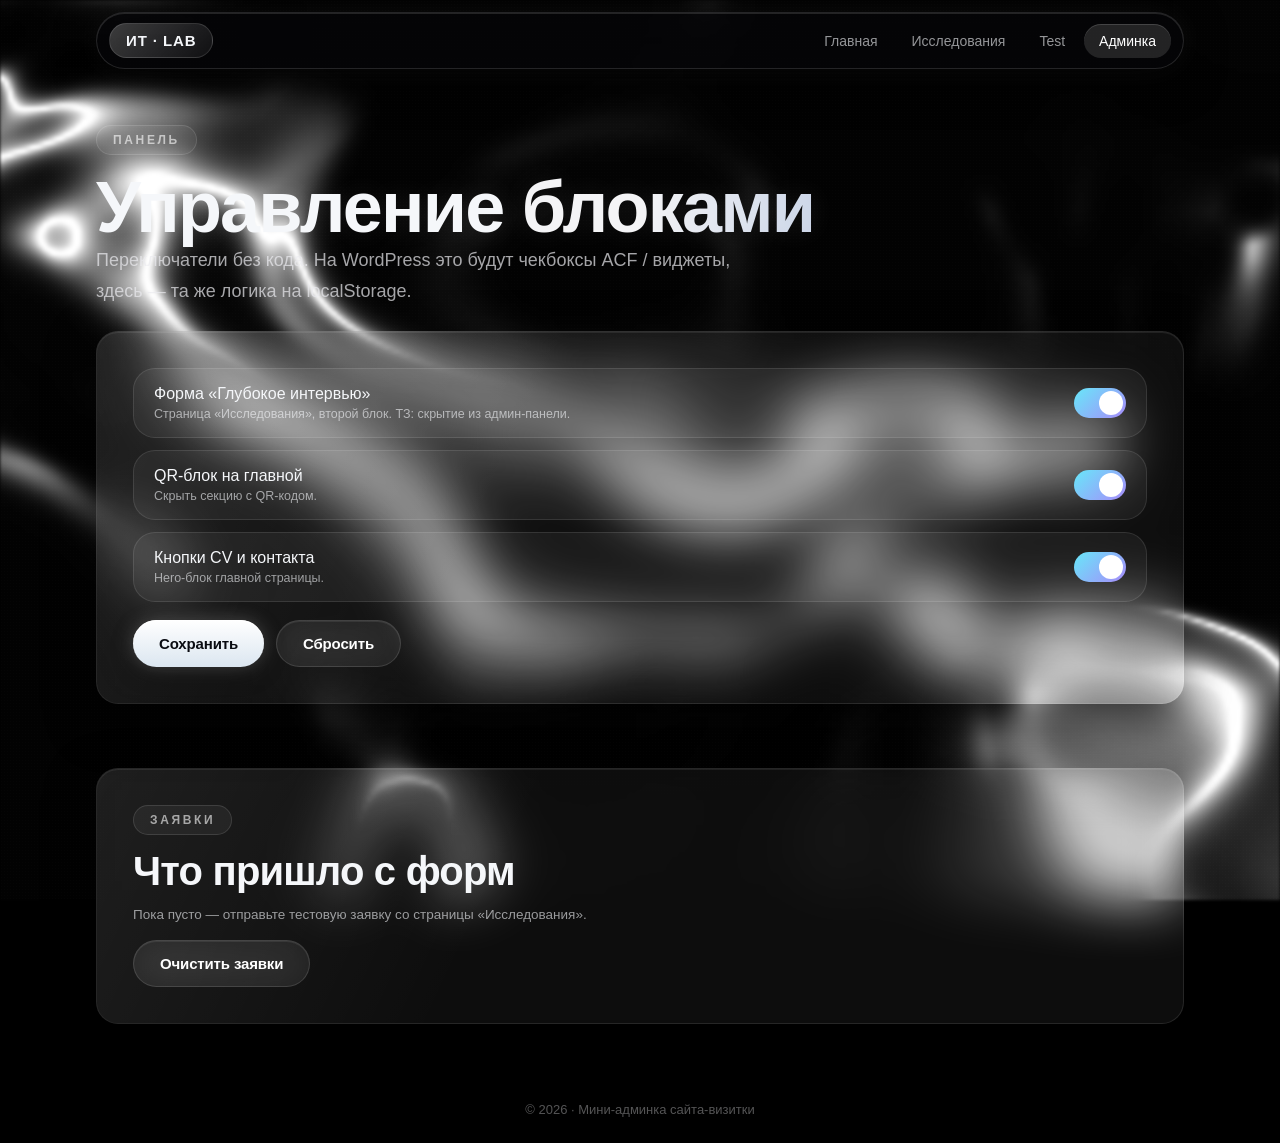
<file: admin.html>
﻿<!DOCTYPE html>
<html lang="ru">
<head>
<meta charset="UTF-8">
<meta name="viewport" content="width=device-width, initial-scale=1.0">
<title>Админка — управление блоками | Сайт t1</title>
<meta name="description" content="Мини-панель: показ и скрытие блоков без вмешательства в код.">
<meta name="theme-color" content="#050507">
<link rel="icon" type="image/svg+xml" href="assets/favicon.svg">
<link rel="stylesheet" href="style.css">
</head>
<body>
<canvas id="plasma"></canvas>
<div class="grain"></div>

<header>
  <nav class="nav">
    <a class="logo" href="index.html">ИТ · LAB</a>
    <button class="burger" id="burger" aria-label="Меню"><span></span><span></span><span></span></button>
    <div class="nav-links" id="navlinks">
      <a href="index.html">Главная</a>
      <a href="research.html">Исследования</a>
      <a href="test.html">Test</a>
      <a href="admin.html" class="active">Админка</a>
    </div>
  </nav>
</header>

<main class="wrap">
  <section>
    <div class="rv"><span class="eyebrow">Панель</span>
      <h1>Управление <span class="grad">блоками</span></h1>
      <p class="lead">Переключатели без кода. На WordPress это будут чекбоксы ACF / виджеты, здесь — та же логика на localStorage.</p>
    </div>
    <div class="glass rv" style="padding: clamp(22px,4vw,36px); margin-top: 24px;">
      <div class="switch"><div>Форма «Глубокое интервью»<small>Страница «Исследования», второй блок. ТЗ: скрытие из админ-панели.</small></div>
        <label class="tgl"><input type="checkbox" data-flag="showForm2"><i></i></label></div>
      <div class="switch"><div>QR-блок на главной<small>Скрыть секцию с QR-кодом.</small></div>
        <label class="tgl"><input type="checkbox" data-flag="showQr"><i></i></label></div>
      <div class="switch"><div>Кнопки CV и контакта<small>Hero-блок главной страницы.</small></div>
        <label class="tgl"><input type="checkbox" data-flag="showCta"><i></i></label></div>
      <div class="btnrow" style="margin-top:18px">
        <button class="btn btn-light" id="saveAdmin">Сохранить</button>
        <button class="btn btn-ghost" id="resetAdmin">Сбросить</button>
      </div>
    </div>
  </section>

  <section>
    <div class="glass rv" style="padding: clamp(22px,4vw,36px);">
      <span class="eyebrow">Заявки</span>
      <h2>Что пришло с форм</h2>
      <div class="leads" id="leads"><p>Пока пусто — отправьте тестовую заявку со страницы «Исследования».</p></div>
      <div class="btnrow" style="margin-top:14px">
        <button class="btn btn-ghost" id="clearLeads">Очистить заявки</button>
      </div>
    </div>
  </section>

  <footer>© 2026 · Мини-админка сайта-визитки</footer>
</main>

<div id="toast"></div>
<script src="config.js"></script>
<script src="plasma.js"></script>
<script src="main.js"></script>
<script>
(function () {
  function load() {
    var o = {};
    try { o = JSON.parse(localStorage.getItem("t1admin") || "{}"); } catch (e) {}
    document.querySelectorAll("[data-flag]").forEach(function (box) {
      var k = box.getAttribute("data-flag");
      box.checked = (k in o) ? !!o[k] : !!(window.T1.admin[k]);
    });
  }
  load();
  document.getElementById("saveAdmin").addEventListener("click", function () {
    var o = {};
    document.querySelectorAll("[data-flag]").forEach(function (box) { o[box.getAttribute("data-flag")] = box.checked; });
    localStorage.setItem("t1admin", JSON.stringify(o));
    t1toast("Сохранено. Обновите другие страницы.");
  });
  document.getElementById("resetAdmin").addEventListener("click", function () {
    localStorage.removeItem("t1admin"); load(); t1toast("Сброшено к значениям по умолчанию.");
  });
  function renderLeads() {
    var box = document.getElementById("leads");
    var arr = [];
    try { arr = JSON.parse(localStorage.getItem("t1leads") || "[]"); } catch (e) {}
    if (!arr.length) { box.innerHTML = "<p>Пока пусто — отправьте тестовую заявку со страницы «Исследования».</p>"; return; }
    box.innerHTML = arr.slice().reverse().map(function (l) {
      var rows = Object.keys(l).filter(function (k) { return k !== "form" && k !== "at"; })
        .map(function (k) { return "<b>" + k + ":</b> " + String(l[k]).slice(0, 140); }).join("<br>");
      return "<p style='margin-bottom:12px'>[" + (l.form || "?") + "] " + (l.at || "").slice(0, 16).replace("T", " ") + "<br>" + rows + "</p>";
    }).join("");
  }
  renderLeads();
  document.getElementById("clearLeads").addEventListener("click", function () {
    localStorage.removeItem("t1leads"); renderLeads(); t1toast("Заявки очищены.");
  });
})();
</script>
</body>
</html>
</file>
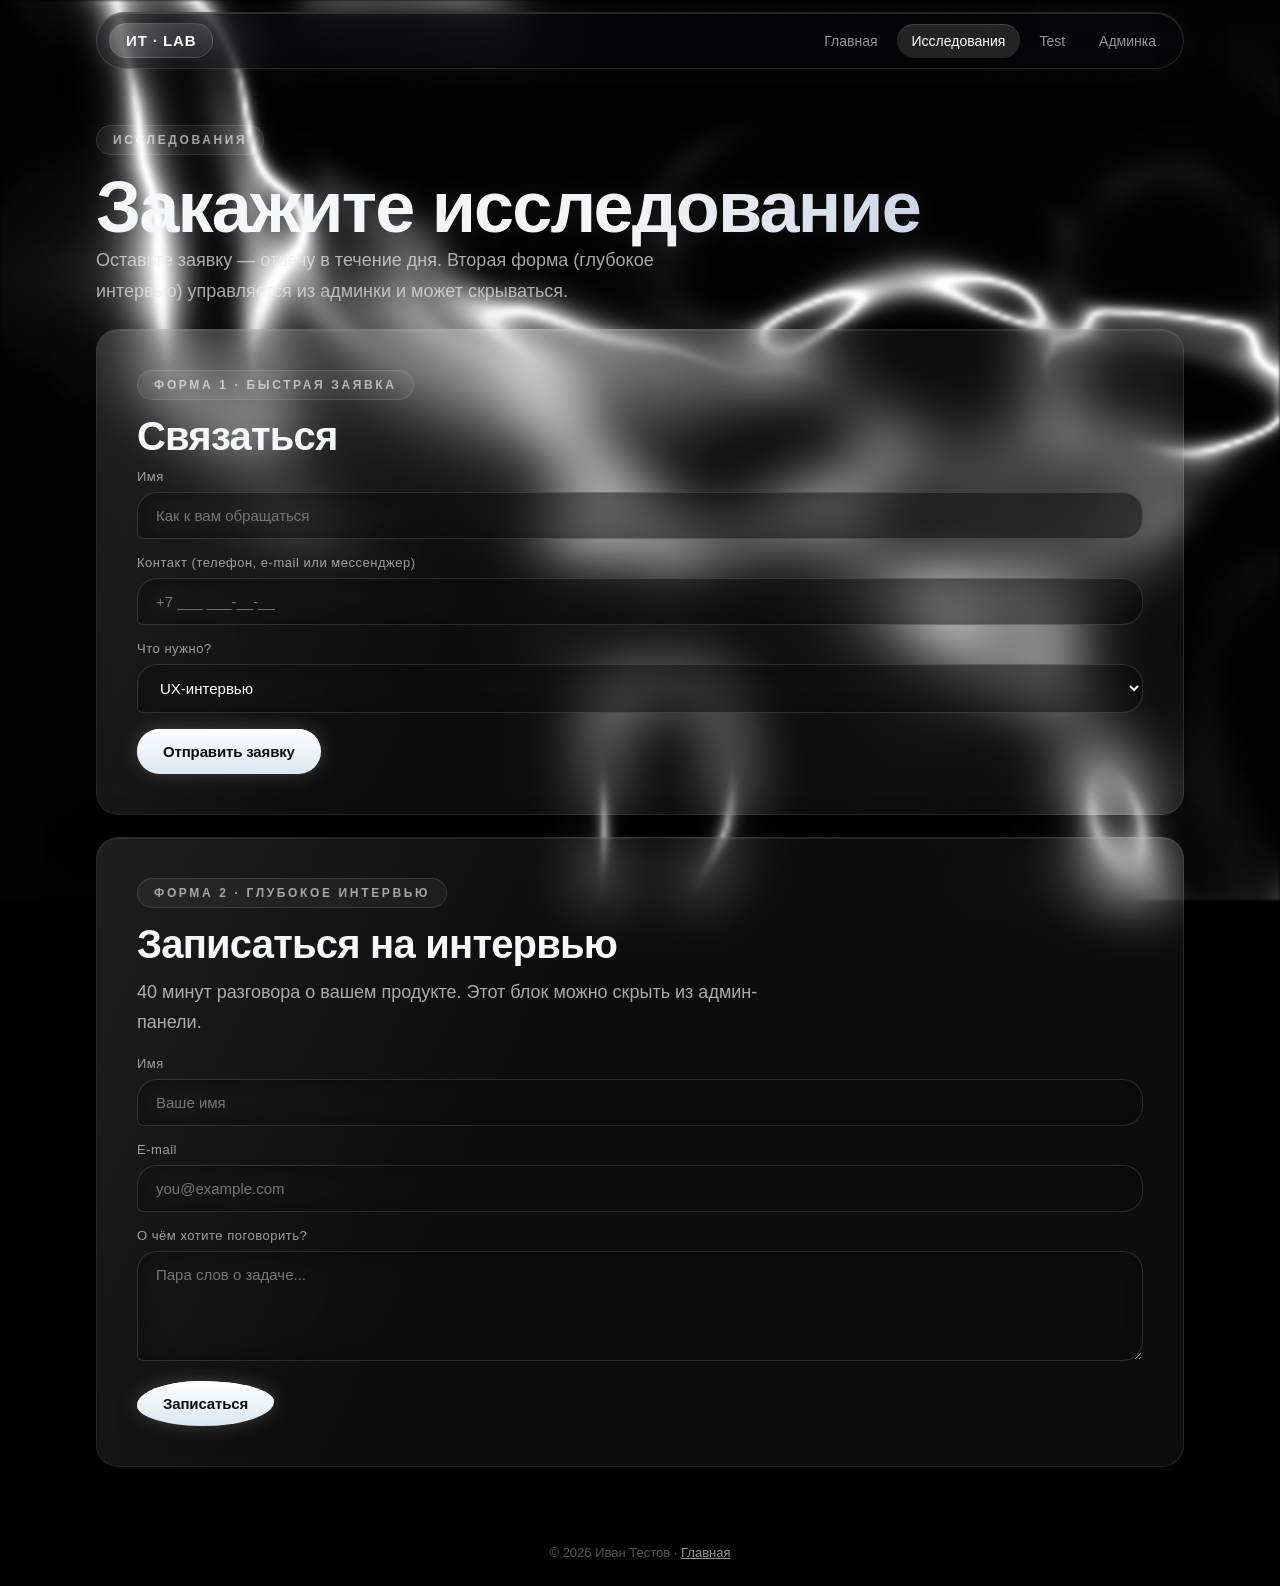
<file: research.html>
﻿<!DOCTYPE html>
<html lang="ru">
<head>
<meta charset="UTF-8">
<meta name="viewport" content="width=device-width, initial-scale=1.0">
<title>Исследования — заявки и формы | Иван Тестов</title>
<meta name="description" content="Страница исследований: оставьте заявку, закажите интервью или юзабилити-тест.">
<meta property="og:type" content="website">
<meta property="og:title" content="Исследования — Иван Тестов">
<meta property="og:description" content="Заявка на исследование за минуту.">
<meta property="og:image" content="assets/og-cover.svg">
<meta name="theme-color" content="#050507">
<link rel="icon" type="image/svg+xml" href="assets/favicon.svg">
<link rel="stylesheet" href="style.css">
</head>
<body>
<canvas id="plasma"></canvas>
<div class="grain"></div>

<header>
  <nav class="nav">
    <a class="logo" href="index.html">ИТ · LAB</a>
    <button class="burger" id="burger" aria-label="Меню"><span></span><span></span><span></span></button>
    <div class="nav-links" id="navlinks">
      <a href="index.html">Главная</a>
      <a href="research.html" class="active">Исследования</a>
      <a href="test.html">Test</a>
      <a href="admin.html">Админка</a>
    </div>
  </nav>
</header>

<main class="wrap">
  <section>
    <div class="rv"><span class="eyebrow">Исследования</span>
      <h1>Закажите <span class="grad">исследование</span></h1>
      <p class="lead">Оставьте заявку — отвечу в течение дня. Вторая форма (глубокое интервью) управляется из админки и может скрываться.</p>
    </div>

    <form class="glass rv" data-lead="short" novalidate>
      <span class="eyebrow">Форма 1 · Быстрая заявка</span>
      <h2>Связаться</h2>
      <div class="field"><label>Имя</label><input name="name" required placeholder="Как к вам обращаться"></div>
      <div class="field"><label>Контакт (телефон, e-mail или мессенджер)</label><input name="contact" required placeholder="+7 ___ ___-__-__"></div>
      <div class="field"><label>Что нужно?</label>
        <select name="topic">
          <option>UX-интервью</option><option>Юзабилити-тест</option><option>Аудит интерфейса</option><option>Другое</option>
        </select>
      </div>
      <button class="btn btn-light" type="submit">Отправить заявку</button>
      <div class="form-ok">Заявка ушла! Проверьте — скоро свяжусь.</div>
    </form>

    <div id="form2block">
      <form class="glass rv" data-lead="deep" novalidate>
        <span class="eyebrow">Форма 2 · Глубокое интервью</span>
        <h2>Записаться на интервью</h2>
        <p class="lead" style="margin-bottom:18px">40 минут разговора о вашем продукте. Этот блок можно скрыть из админ-панели.</p>
        <div class="field"><label>Имя</label><input name="name" required placeholder="Ваше имя"></div>
        <div class="field"><label>E-mail</label><input name="email" type="email" required placeholder="you@example.com"></div>
        <div class="field"><label>О чём хотите поговорить?</label><textarea name="about" required placeholder="Пара слов о задаче..."></textarea></div>
        <button class="btn btn-light blobbtn" type="submit">Записаться</button>
        <div class="form-ok">Готово! Место почти ваше.</div>
      </form>
    </div>
  </section>

  <footer>© 2026 <span data-t1="name">Иван Тестов</span> · <a href="index.html">Главная</a></footer>
</main>

<div id="toast"></div>
<script src="config.js"></script>
<script src="plasma.js"></script>
<script src="main.js"></script>
</body>
</html>
</file>
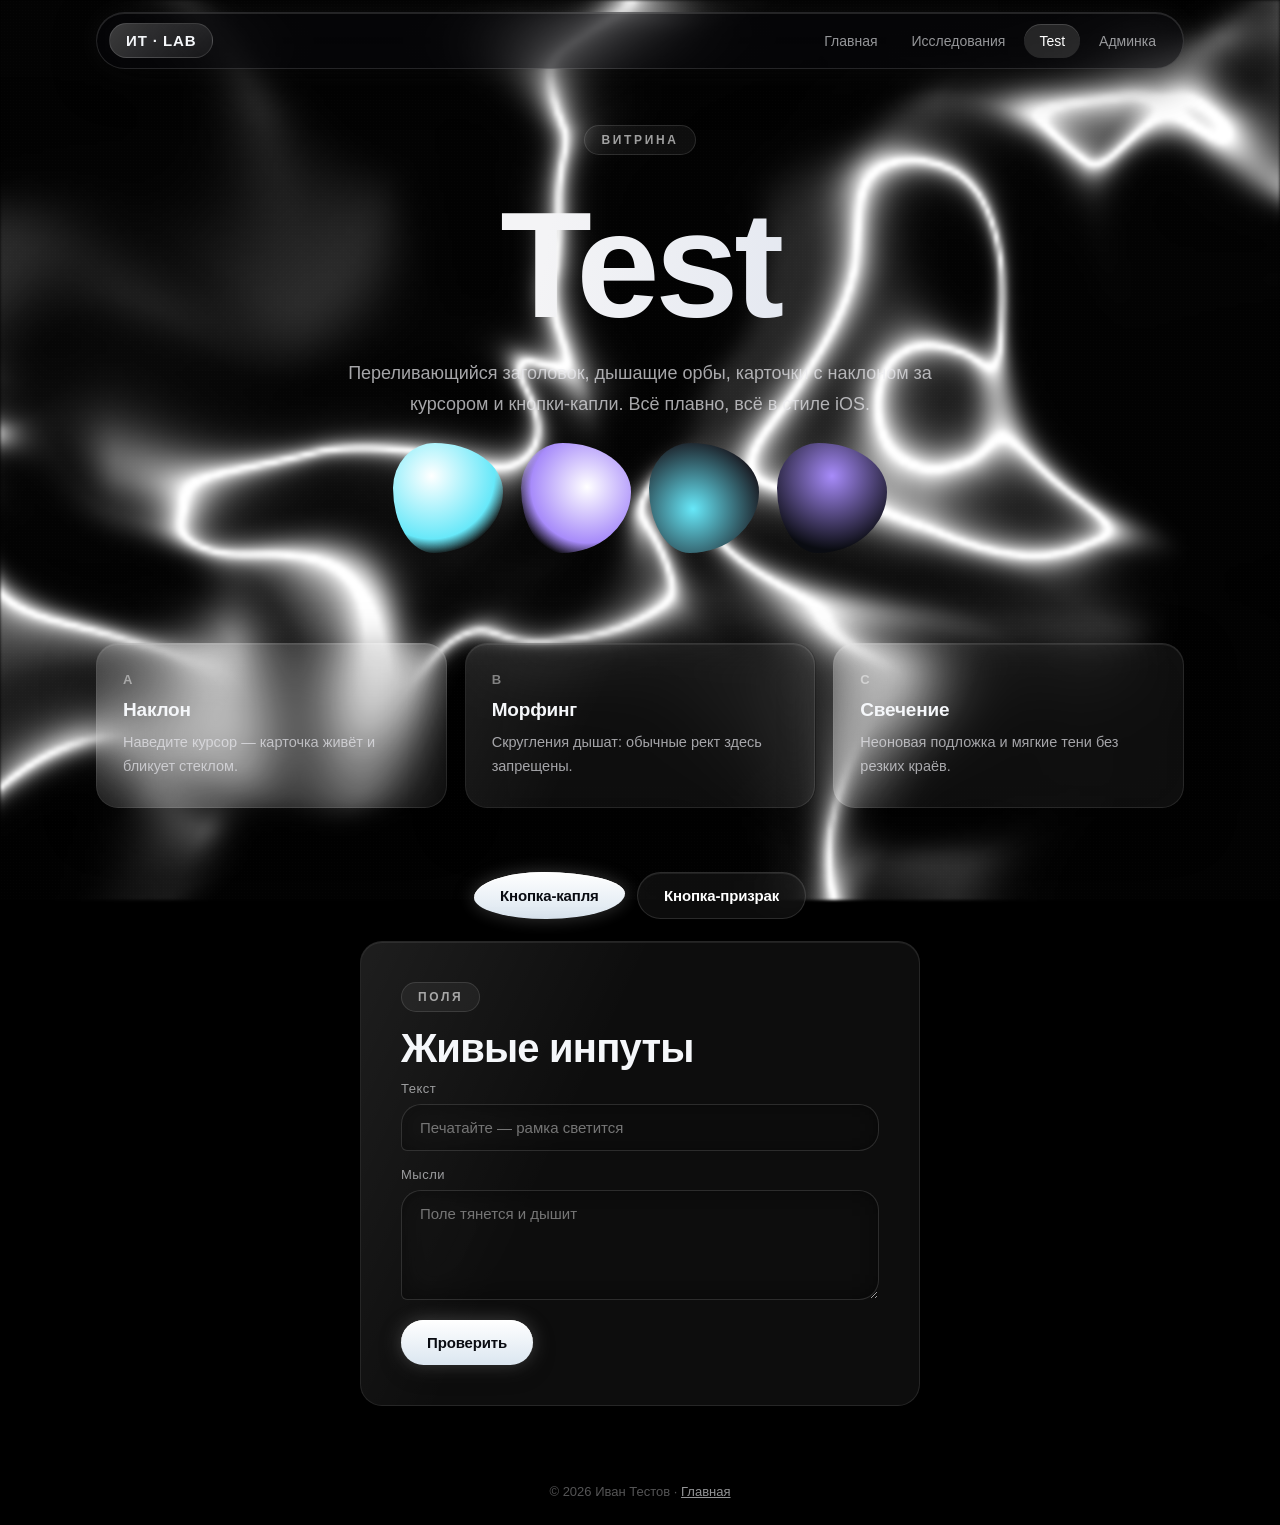
<file: test.html>
<!DOCTYPE html>
<html lang="ru">
<head>
<meta charset="UTF-8">
<meta name="viewport" content="width=device-width, initial-scale=1.0">
<title>Test — витрина анимаций | Иван Тестов</title>
<meta name="description" content="Test: переливающийся текст, плазма-орбы, tilt-карточки и плавные анимации в стиле iOS.">
<meta property="og:type" content="website">
<meta property="og:title" content="Test — витрина анимаций">
<meta property="og:image" content="assets/og-cover.svg">
<meta name="theme-color" content="#050507">
<link rel="icon" type="image/svg+xml" href="assets/favicon.svg">
<link rel="stylesheet" href="style.css">
</head>
<body>
<canvas id="plasma"></canvas>
<div class="grain"></div>

<header>
  <nav class="nav">
    <a class="logo" href="index.html">ИТ · LAB</a>
    <button class="burger" id="burger" aria-label="Меню"><span></span><span></span><span></span></button>
    <div class="nav-links" id="navlinks">
      <a href="index.html">Главная</a>
      <a href="research.html">Исследования</a>
      <a href="test.html" class="active">Test</a>
      <a href="admin.html">Админка</a>
    </div>
  </nav>
</header>

<main class="wrap">
  <section style="text-align:center">
    <div class="rv"><span class="eyebrow">Витрина</span></div>
    <div class="bigtest grad rv">Test</div>
    <p class="lead rv" style="margin:0 auto">Переливающийся заголовок, дышащие орбы, карточки с наклоном за курсором и кнопки-капли. Всё плавно, всё в стиле iOS.</p>
    <div class="orbs rv" style="justify-content:center">
      <div class="orb"></div><div class="orb"></div><div class="orb"></div><div class="orb"></div>
    </div>
  </section>

  <section>
    <div class="grid3">
      <div class="glass card tilt rv"><span class="num">A</span><h3>Наклон</h3><p>Наведите курсор — карточка живёт и бликует стеклом.</p></div>
      <div class="glass card tilt rv"><span class="num">B</span><h3>Морфинг</h3><p>Скругления дышат: обычные рект здесь запрещены.</p></div>
      <div class="glass card tilt rv"><span class="num">C</span><h3>Свечение</h3><p>Неоновая подложка и мягкие тени без резких краёв.</p></div>
    </div>
  </section>

  <section style="text-align:center">
    <div class="btnrow rv" style="justify-content:center">
      <button class="btn btn-light blobbtn" onclick="t1toast('Капля нажата')">Кнопка-капля</button>
      <button class="btn btn-ghost" onclick="t1toast('Призрак тоже умеет')">Кнопка-призрак</button>
    </div>
    <form class="glass rv" data-lead="test" novalidate style="max-width:560px;margin-left:auto;margin-right:auto;text-align:left">
      <span class="eyebrow">Поля</span>
      <h2>Живые инпуты</h2>
      <div class="field"><label>Текст</label><input name="t" required placeholder="Печатайте — рамка светится"></div>
      <div class="field"><label>Мысли</label><textarea name="m" placeholder="Поле тянется и дышит"></textarea></div>
      <button class="btn btn-light" type="submit">Проверить</button>
      <div class="form-ok">Поле прошло проверку анимацией.</div>
    </form>
  </section>

  <footer>© 2026 <span data-t1="name">Иван Тестов</span> · <a href="index.html">Главная</a></footer>
</main>

<div id="toast"></div>
<script src="config.js"></script>
<script src="plasma.js"></script>
<script src="main.js"></script>
</body>
</html>
</file>
<file: style.css>
:root {
  --bg: #000;
  --ink: #f5f7fa;
  --muted: rgba(245, 247, 250, .6);
  --faint: rgba(245, 247, 250, .34);
  --glass: rgba(255, 255, 255, .05);
  --glass-brd: rgba(255, 255, 255, .13);
  --cyan: #67e8f9;
  --violet: #a78bfa;
  --r-blob: 38% 62% 63% 37% / 41% 44% 56% 59%;
  --r-card: 22px;
  --r-card2: 22px;
  --r-pill: 999px;
  --font: -apple-system, BlinkMacSystemFont, "SF Pro Display", "SF Pro Text", "Segoe UI", Inter, Roboto, sans-serif;
}
* { margin: 0; padding: 0; box-sizing: border-box; }
html { scroll-behavior: smooth; }
body {
  font-family: var(--font);
  background: var(--bg);
  color: var(--ink);
  min-height: 100vh;
  overflow-x: hidden;
  -webkit-font-smoothing: antialiased;
}
::selection { background: rgba(103, 232, 249, .35); }
a { color: inherit; }

/* --- фон: плазма --- */
#plasma { position: fixed; inset: 0; z-index: -2; background: #000; filter: blur(1.5px); }
.grain {
  position: fixed; inset: 0; z-index: -1; pointer-events: none; opacity: .3;
  background-image: radial-gradient(rgba(255,255,255,.05) 1px, transparent 1px);
  background-size: 3px 3px;
}

/* --- шапка --- */
header {
  position: sticky; top: 12px; z-index: 50;
  margin: 12px auto 0; max-width: 1120px; padding: 0 16px;
}
.nav {
  display: flex; align-items: center; gap: 8px;
  background: rgba(8, 8, 12, .55);
  -webkit-backdrop-filter: blur(30px) saturate(160%);
  backdrop-filter: blur(30px) saturate(160%);
  border: 1px solid var(--glass-brd);
  border-radius: var(--r-pill);
  padding: 10px 12px;
  box-shadow: 0 12px 40px rgba(0, 0, 0, .6), inset 0 1px 0 rgba(255,255,255,.12), 0 0 32px rgba(255,255,255,.05);
}
.logo {
  font-weight: 800; letter-spacing: .06em; font-size: 15px;
  padding: 8px 16px; border-radius: var(--r-pill);
  background: linear-gradient(135deg, rgba(255,255,255,.22), rgba(255,255,255,.05));
  border: 1px solid var(--glass-brd);
  text-decoration: none; white-space: nowrap;
}
.nav-links { display: flex; gap: 4px; margin-left: auto; }
.nav-links a {
  text-decoration: none; font-size: 14px; color: var(--muted);
  padding: 9px 15px; border-radius: var(--r-pill);
  transition: all .35s cubic-bezier(.22,1,.36,1);
}
.nav-links a:hover, .nav-links a.active {
  color: #fff; background: rgba(255,255,255,.12);
  box-shadow: inset 0 1px 0 rgba(255,255,255,.15);
}
.burger { display: none; margin-left: auto; background: none; border: 0; cursor: pointer; padding: 8px; }
.burger span { display: block; width: 22px; height: 2px; background: #fff; border-radius: 2px; margin: 5px 0; transition: .35s; }

/* --- layout --- */
.wrap { max-width: 1120px; margin: 0 auto; padding: 0 16px; }
section { padding: 56px 0 8px; }
.eyebrow {
  display: inline-block; font-size: 12px; letter-spacing: .22em; text-transform: uppercase;
  color: rgba(255, 255, 255, .6); margin-bottom: 14px; font-weight: 600;
  padding: 7px 16px; border-radius: var(--r-pill);
  background: rgba(255, 255, 255, .05); border: 1px solid rgba(255, 255, 255, .12);
}
h1 { font-size: clamp(38px, 6vw, 72px); line-height: 1.06; font-weight: 700; letter-spacing: -.025em; text-shadow: 0 0 30px rgba(255,255,255,.1); }
h2 { font-size: clamp(26px, 3.6vw, 40px); font-weight: 700; letter-spacing: -.02em; margin-bottom: 10px; }
.lead { color: rgba(235, 235, 240, .7); font-size: clamp(15px, 2vw, 18px); line-height: 1.7; max-width: 640px; }
.subtitle { font-size: clamp(17px, 2.4vw, 22px); font-weight: 500; letter-spacing: -.01em; color: rgba(235, 235, 240, .75); margin-top: 10px; }

/* --- стекло --- */
.glass {
  background: var(--glass);
  -webkit-backdrop-filter: blur(28px) saturate(150%);
  backdrop-filter: blur(28px) saturate(150%);
  border: 1px solid rgba(255, 255, 255, .1);
  border-radius: var(--r-card);
  box-shadow: 0 16px 48px rgba(0, 0, 0, .55), inset 0 1px 0 rgba(255,255,255,.08);
  position: relative; overflow: hidden;
}
.glass::before {
  content: ""; position: absolute; inset: 0; pointer-events: none;
  background: linear-gradient(115deg, rgba(255,255,255,.07), transparent 38%);
}

/* --- hero --- */
.hero { display: grid; grid-template-columns: 1.15fr .85fr; gap: 28px; align-items: center; padding-top: 48px; }
.hero-card { padding: clamp(26px, 4vw, 48px); }
.hero-card h1 { margin-bottom: 2px; }
.hero-card p { color: rgba(235, 235, 240, .7); margin: 16px 0 26px; line-height: 1.7; font-size: clamp(15px, 2vw, 18px); max-width: 520px; }
.grad {
  background: linear-gradient(100deg, #f4f4f6 15%, #ccd6e8 36%, #e7ddf8 50%, #d4e7f2 64%, #f4f4f6 85%);
  background-size: 280% auto;
  -webkit-background-clip: text; background-clip: text; color: transparent;
  animation: shine 11s ease-in-out infinite alternate;
}
@keyframes shine { from { background-position: 0% center; } to { background-position: 100% center; } }
.avatar-blob {
  width: min(320px, 70vw); aspect-ratio: 1; margin: 0 auto;
  position: relative;
  border-radius: var(--r-blob);
  background:
    radial-gradient(circle at 34% 26%, #ffffff 0%, #ececf2 24%, #a2a2ad 52%, #232329 76%, #050507 100%);
  border: 1px solid rgba(255, 255, 255, .55);
  box-shadow: 0 0 90px rgba(255, 255, 255, .3), inset -18px -26px 60px rgba(0, 0, 0, .55), inset 10px 14px 44px rgba(255, 255, 255, .55);
  display: grid; place-items: center;
  font-size: clamp(64px, 10vw, 110px); font-weight: 700; letter-spacing: -.03em;
  color: #0b0b0e; text-shadow: 0 1px 0 rgba(255, 255, 255, .6);
  animation: morph 12s ease-in-out infinite alternate;
}
.avatar-blob::before {
  content: ""; position: absolute; inset: -30px;
  border: 1px solid rgba(255, 255, 255, .16); border-radius: 50%;
  transform: rotate(-16deg) scaleY(.44);
  pointer-events: none;
}
.avatar-blob::after {
  content: ""; position: absolute; inset: -52px;
  border: 1px solid rgba(255, 255, 255, .08); border-radius: 50%;
  transform: rotate(10deg) scaleY(.44);
  pointer-events: none;
}
@keyframes morph {
  0% { border-radius: 38% 62% 63% 37% / 41% 44% 56% 59%; transform: rotate(-2deg) scale(1); }
  100% { border-radius: 62% 38% 37% 63% / 56% 59% 41% 44%; transform: rotate(2deg) scale(1.03); }
}

/* --- кнопки --- */
.btnrow { display: flex; flex-wrap: wrap; gap: 12px; }
.btn {
  display: inline-flex; align-items: center; gap: 9px;
  padding: 14px 26px; border-radius: var(--r-pill);
  font-size: 15px; font-weight: 600; letter-spacing: -.01em; text-decoration: none; cursor: pointer; border: 0;
  transition: transform .35s cubic-bezier(.22,1,.36,1), box-shadow .35s, background .35s;
  will-change: transform;
}
.btn:active { transform: scale(.96); }
.btn-light {
  background: linear-gradient(180deg, #fff, #dbe6f0); color: #0a0c12;
  box-shadow: 0 0 18px rgba(255,255,255,.22), 0 6px 22px rgba(0,0,0,.4), inset 0 1px 0 #fff;
  -webkit-backdrop-filter: blur(8px); backdrop-filter: blur(8px);
}
.btn-light:hover { transform: translateY(-2px); box-shadow: 0 0 30px rgba(255,255,255,.32), 0 10px 28px rgba(0,0,0,.45); }
.btn-ghost {
  background: rgba(255,255,255,.05); color: #fff;
  border: 1px solid var(--glass-brd);
  -webkit-backdrop-filter: blur(20px); backdrop-filter: blur(20px);
  box-shadow: inset 0 1px 0 rgba(255,255,255,.08);
}
.btn-ghost:hover { transform: translateY(-2px); background: rgba(255,255,255,.1); }

/* --- карточки --- */
.grid3 { display: grid; grid-template-columns: repeat(3, 1fr); gap: 18px; margin-top: 26px; }
.card { padding: 28px 26px; transition: transform .45s cubic-bezier(.22,1,.36,1), box-shadow .45s; }
.card:hover { transform: translateY(-4px); box-shadow: 0 20px 50px rgba(0,0,0,.5); }
.card h3 { font-size: 19px; font-weight: 700; letter-spacing: -.01em; margin-bottom: 10px; }
.card p { color: rgba(235, 235, 240, .68); font-size: 14.5px; line-height: 1.65; }
.card .num {
  font-size: 13px; color: rgba(255, 255, 255, .45); letter-spacing: .18em; margin-bottom: 12px; display: block; font-weight: 600;
}

/* --- QR --- */
.qr-flex { display: flex; gap: 26px; align-items: center; padding: clamp(24px, 4vw, 40px); margin-top: 26px; border-radius: var(--r-card2); flex-wrap: wrap; }
.qr-flex img { width: 150px; height: 150px; border-radius: 28px; background: #fff; padding: 10px; }
.qr-flex p { color: var(--muted); line-height: 1.6; margin-top: 8px; max-width: 560px; }

/* --- формы --- */
form.glass { padding: clamp(24px, 4vw, 40px); margin-top: 22px; }
.field { margin-bottom: 16px; }
.field label { display: block; font-size: 13px; color: var(--muted); margin-bottom: 8px; letter-spacing: .04em; }
.field input, .field textarea, .field select {
  width: 100%; padding: 14px 18px; font-size: 15px; font-family: inherit; color: #fff;
  background: rgba(0, 0, 0, .45);
  border: 1px solid rgba(255,255,255,.14);
  border-radius: 20px 20px 20px 6px;
  outline: none; transition: border .3s, box-shadow .3s, background .3s;
  -webkit-backdrop-filter: blur(16px); backdrop-filter: blur(16px);
}
.field textarea { min-height: 110px; resize: vertical; }
.field input:focus, .field textarea:focus, .field select:focus {
  border-color: var(--cyan); background: rgba(255,255,255,.09);
  box-shadow: 0 0 0 4px rgba(103,232,249,.15);
}
.field input.err, .field textarea.err { border-color: #fb7185; box-shadow: 0 0 0 4px rgba(251,113,133,.15); }
.form-ok {
  display: none; margin-top: 14px; padding: 14px 18px; border-radius: 18px;
  background: rgba(52, 211, 153, .12); border: 1px solid rgba(52, 211, 153, .4);
  color: #a7f3d0; font-size: 14px;
}
.form-ok.show { display: block; animation: pop .5s cubic-bezier(.22,1,.36,1); }
@keyframes pop { from { transform: scale(.94); opacity: 0; } }

/* --- тост --- */
#toast {
  position: fixed; left: 50%; bottom: 26px; transform: translateX(-50%) translateY(20px);
  background: rgba(20, 22, 30, .85); border: 1px solid var(--glass-brd);
  -webkit-backdrop-filter: blur(18px); backdrop-filter: blur(18px);
  padding: 13px 24px; border-radius: var(--r-pill); font-size: 14px;
  opacity: 0; pointer-events: none; transition: all .45s cubic-bezier(.22,1,.36,1); z-index: 99;
  box-shadow: 0 14px 40px rgba(0,0,0,.5);
}
#toast.show { opacity: 1; transform: translateX(-50%) translateY(0); }

/* --- появление --- */
.rv { opacity: 0; transform: translateY(28px); transition: opacity .8s ease, transform .8s cubic-bezier(.22,1,.36,1); }
.rv.in { opacity: 1; transform: none; }

/* --- бегущая строка --- */
.marquee { overflow: hidden; border-block: 1px solid rgba(255,255,255,.1); margin-top: 56px; padding: 16px 0; }
.marquee div { display: inline-flex; gap: 46px; white-space: nowrap; animation: mq 22s linear infinite; font-size: 15px; letter-spacing: .2em; color: var(--faint); text-transform: uppercase; }
@keyframes mq { to { transform: translateX(-50%); } }

/* --- подвал --- */
footer { margin: 70px 0 26px; text-align: center; color: var(--faint); font-size: 13px; }
footer a { color: var(--muted); }

/* --- админка --- */
.switch { display: flex; align-items: center; justify-content: space-between; gap: 14px; padding: 16px 20px; border-radius: 22px; background: rgba(255,255,255,.05); border: 1px solid rgba(255,255,255,.1); margin-bottom: 12px; }
.switch small { display: block; color: var(--muted); margin-top: 4px; font-size: 12.5px; }
.tgl { position: relative; width: 52px; height: 30px; flex: none; cursor: pointer; }
.tgl input { display: none; }
.tgl i { position: absolute; inset: 0; border-radius: 999px; background: rgba(255,255,255,.14); transition: .35s; }
.tgl i::after { content: ""; position: absolute; top: 3px; left: 3px; width: 24px; height: 24px; border-radius: 50%; background: #fff; transition: .35s cubic-bezier(.22,1,.36,1); }
.tgl input:checked + i { background: linear-gradient(135deg, var(--cyan), var(--violet)); }
.tgl input:checked + i::after { left: 25px; }
.leads { font-size: 13.5px; color: var(--muted); line-height: 1.7; }
.leads b { color: #fff; }

/* --- test-страница --- */
.blobbtn { border-radius: 46% 54% 52% 48% / 55% 46% 54% 45%; animation: morph 8s ease-in-out infinite alternate; }
.orbs { display: flex; gap: 18px; flex-wrap: wrap; margin-top: 24px; }
.orb { width: 110px; height: 110px; border-radius: var(--r-blob); animation: morph 7s ease-in-out infinite alternate, float 5s ease-in-out infinite; }
.orb:nth-child(1) { background: radial-gradient(circle at 35% 30%, #fff, var(--cyan) 60%, transparent 75%); animation-delay: 0s, 0s; }
.orb:nth-child(2) { background: radial-gradient(circle at 60% 40%, #fff, var(--violet) 60%, transparent 78%); animation-delay: -2s, -1.4s; }
.orb:nth-child(3) { background: radial-gradient(circle at 40% 60%, var(--cyan), #1b1e26 75%); animation-delay: -4s, -2.6s; }
.orb:nth-child(4) { background: radial-gradient(circle at 50% 30%, var(--violet), #0a0c12 78%); animation-delay: -1s, -.8s; }
@keyframes float { 50% { translate: 0 -14px; } }
.tilt { transform-style: preserve-3d; }
.bigtest {
  font-size: clamp(60px, 12vw, 150px); font-weight: 900; letter-spacing: -.03em; text-align: center;
  margin: 10px 0 6px;
}

/* --- адаптив --- */
@media (max-width: 860px) {
  .hero { grid-template-columns: 1fr; }
  .grid3 { grid-template-columns: 1fr; }
  .nav-links {
    display: none; position: absolute; top: calc(100% + 10px); left: 16px; right: 16px;
    flex-direction: column; background: rgba(14,16,24,.92);
    -webkit-backdrop-filter: blur(26px); backdrop-filter: blur(26px);
    border: 1px solid var(--glass-brd); border-radius: 24px; padding: 10px;
  }
  .nav-links.open { display: flex; }
  .burger { display: block; }
  section { padding: 40px 0 6px; }
}
@media (prefers-reduced-motion: reduce) {
  *, *::before, *::after { animation-duration: .01ms !important; transition-duration: .01ms !important; }
  html { scroll-behavior: auto; }
}
</file>
